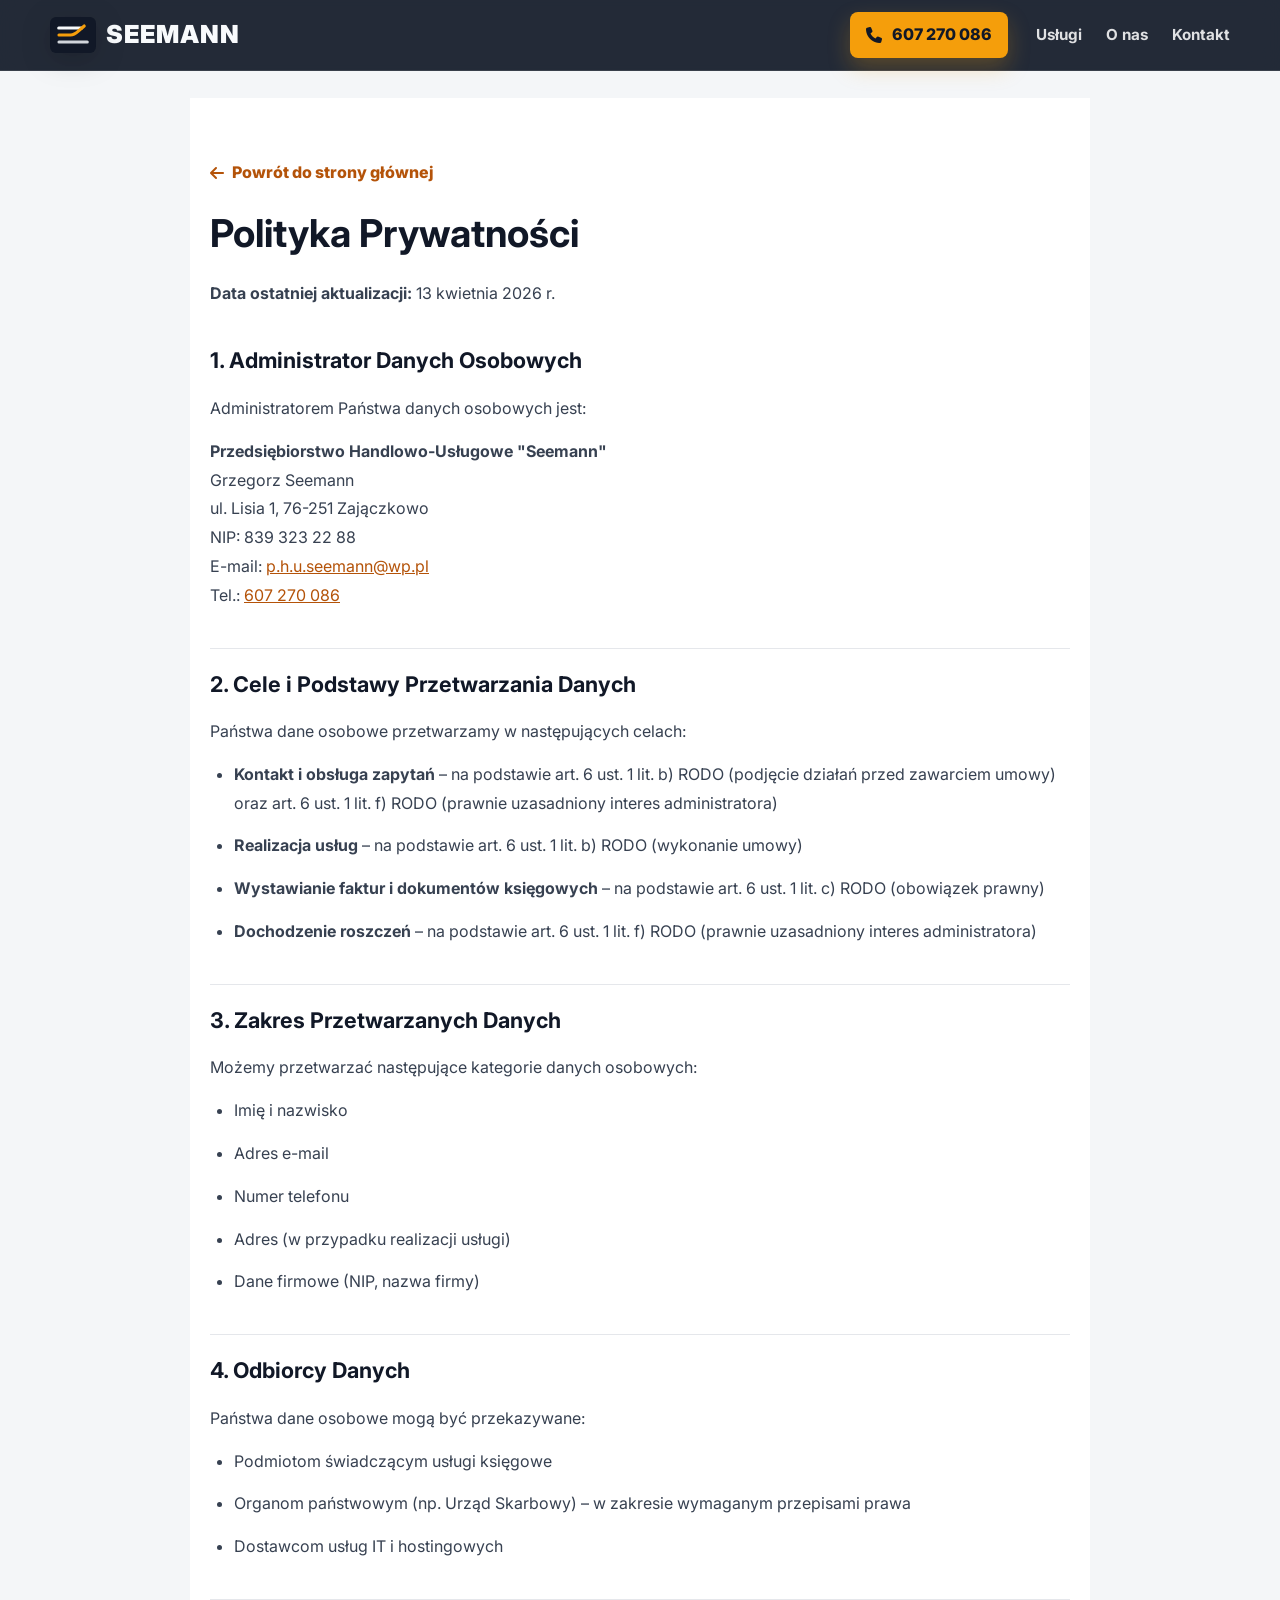
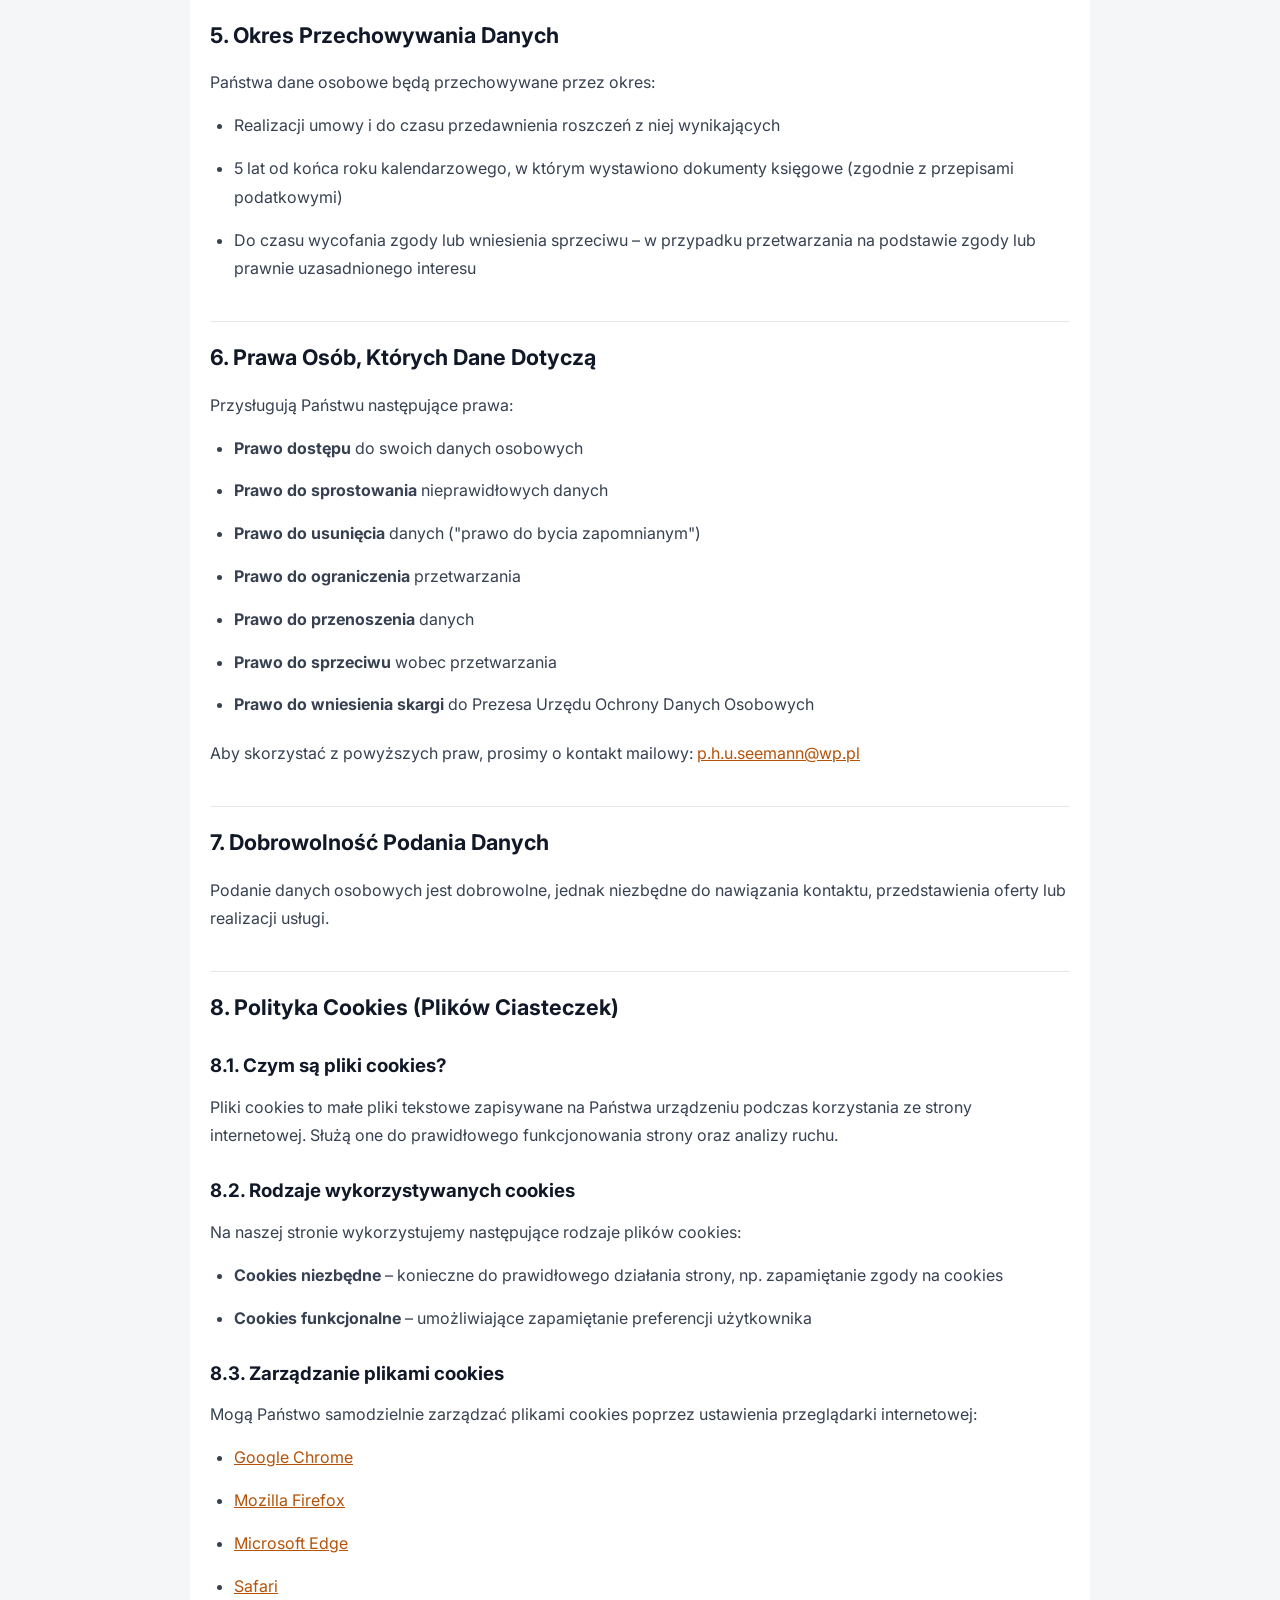
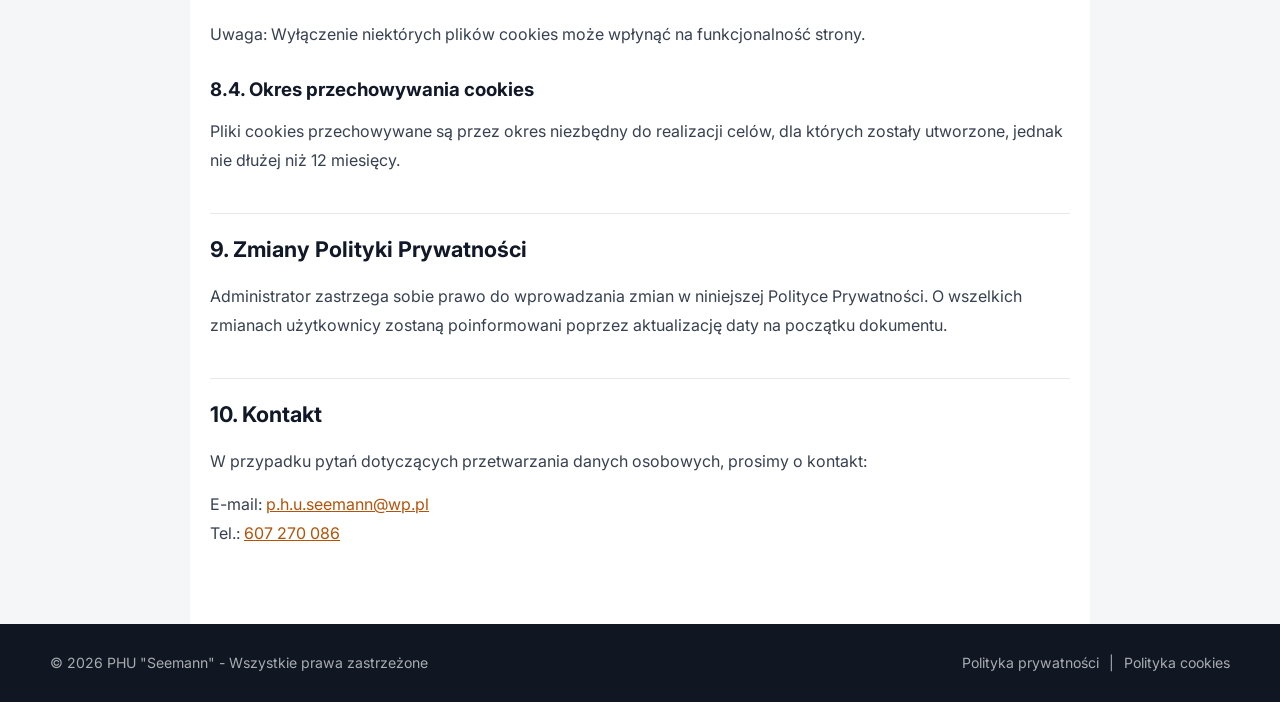
<file: polityka-prywatnosci.html>
<!DOCTYPE html>
<html lang="pl">
<head>
    <meta charset="UTF-8">
    <meta name="viewport" content="width=device-width, initial-scale=1.0">
    <meta name="description" content="Polityka prywatności PHU Seemann - informacje o przetwarzaniu danych osobowych i plikach cookies.">
    <meta name="robots" content="noindex, follow">
    <link rel="canonical" href="https://tup2s.github.io/seeman/polityka-prywatnosci.html">
    <title>Polityka Prywatności - PHU Seemann</title>
    
    <!-- Favicon -->
    <link rel="icon" type="image/svg+xml" href="logo-seemann-znak-wykop.svg">
    <link rel="alternate icon" href="logo.png">
    <link rel="apple-touch-icon" href="logo.png">
    
    <link rel="stylesheet" href="style.css">
    <link rel="preconnect" href="https://fonts.googleapis.com">
    <link href="https://fonts.googleapis.com/css2?family=Inter:wght@400;500;600;700;800&display=swap" rel="stylesheet">
    <link rel="stylesheet" href="https://cdnjs.cloudflare.com/ajax/libs/font-awesome/6.5.1/css/all.min.css">
</head>
<body class="policy-page">
    <!-- Nagłówek -->
    <header class="header">
        <div class="container">
            <div class="header-content">
                <div class="logo">
                    <a href="index.html" class="logo-link">
                        <img src="logo-seemann-znak-wykop.svg" alt="" class="logo-mark" aria-hidden="true">
                        <span class="logo-word">SEEMANN</span>
                    </a>
                </div>
                <div class="header-right">
                    <a href="tel:+48607270086" class="header-phone">
                        <i class="fas fa-phone"></i>
                        <span>607 270 086</span>
                    </a>
                    <nav class="nav" aria-label="Nawigacja główna">
                        <a href="index.html#uslugi">Usługi</a>
                        <a href="index.html#o-nas">O nas</a>
                        <a href="index.html#kontakt">Kontakt</a>
                    </nav>
                </div>
            </div>
        </div>
    </header>

    <!-- Treść polityki prywatności -->
    <main class="policy-content">
        <a href="index.html" class="back-link"><i class="fas fa-arrow-left"></i> Powrót do strony głównej</a>
        
        <h1>Polityka Prywatności</h1>
        <p><strong>Data ostatniej aktualizacji:</strong> 13 kwietnia 2026 r.</p>
        
        <h2>1. Administrator Danych Osobowych</h2>
        <p>Administratorem Państwa danych osobowych jest:</p>
        <p>
            <strong>Przedsiębiorstwo Handlowo-Usługowe "Seemann"</strong><br>
            Grzegorz Seemann<br>
            ul. Lisia 1, 76-251 Zajączkowo<br>
            NIP: 839 323 22 88<br>
            E-mail: <a href="mailto:p.h.u.seemann@wp.pl">p.h.u.seemann@wp.pl</a><br>
            Tel.: <a href="tel:+48607270086">607 270 086</a>
        </p>

        <h2>2. Cele i Podstawy Przetwarzania Danych</h2>
        <p>Państwa dane osobowe przetwarzamy w następujących celach:</p>
        <ul>
            <li><strong>Kontakt i obsługa zapytań</strong> – na podstawie art. 6 ust. 1 lit. b) RODO (podjęcie działań przed zawarciem umowy) oraz art. 6 ust. 1 lit. f) RODO (prawnie uzasadniony interes administratora)</li>
            <li><strong>Realizacja usług</strong> – na podstawie art. 6 ust. 1 lit. b) RODO (wykonanie umowy)</li>
            <li><strong>Wystawianie faktur i dokumentów księgowych</strong> – na podstawie art. 6 ust. 1 lit. c) RODO (obowiązek prawny)</li>
            <li><strong>Dochodzenie roszczeń</strong> – na podstawie art. 6 ust. 1 lit. f) RODO (prawnie uzasadniony interes administratora)</li>
        </ul>

        <h2>3. Zakres Przetwarzanych Danych</h2>
        <p>Możemy przetwarzać następujące kategorie danych osobowych:</p>
        <ul>
            <li>Imię i nazwisko</li>
            <li>Adres e-mail</li>
            <li>Numer telefonu</li>
            <li>Adres (w przypadku realizacji usługi)</li>
            <li>Dane firmowe (NIP, nazwa firmy)</li>
        </ul>

        <h2>4. Odbiorcy Danych</h2>
        <p>Państwa dane osobowe mogą być przekazywane:</p>
        <ul>
            <li>Podmiotom świadczącym usługi księgowe</li>
            <li>Organom państwowym (np. Urząd Skarbowy) – w zakresie wymaganym przepisami prawa</li>
            <li>Dostawcom usług IT i hostingowych</li>
        </ul>

        <h2>5. Okres Przechowywania Danych</h2>
        <p>Państwa dane osobowe będą przechowywane przez okres:</p>
        <ul>
            <li>Realizacji umowy i do czasu przedawnienia roszczeń z niej wynikających</li>
            <li>5 lat od końca roku kalendarzowego, w którym wystawiono dokumenty księgowe (zgodnie z przepisami podatkowymi)</li>
            <li>Do czasu wycofania zgody lub wniesienia sprzeciwu – w przypadku przetwarzania na podstawie zgody lub prawnie uzasadnionego interesu</li>
        </ul>

        <h2>6. Prawa Osób, Których Dane Dotyczą</h2>
        <p>Przysługują Państwu następujące prawa:</p>
        <ul>
            <li><strong>Prawo dostępu</strong> do swoich danych osobowych</li>
            <li><strong>Prawo do sprostowania</strong> nieprawidłowych danych</li>
            <li><strong>Prawo do usunięcia</strong> danych ("prawo do bycia zapomnianym")</li>
            <li><strong>Prawo do ograniczenia</strong> przetwarzania</li>
            <li><strong>Prawo do przenoszenia</strong> danych</li>
            <li><strong>Prawo do sprzeciwu</strong> wobec przetwarzania</li>
            <li><strong>Prawo do wniesienia skargi</strong> do Prezesa Urzędu Ochrony Danych Osobowych</li>
        </ul>
        <p>Aby skorzystać z powyższych praw, prosimy o kontakt mailowy: <a href="mailto:p.h.u.seemann@wp.pl">p.h.u.seemann@wp.pl</a></p>

        <h2>7. Dobrowolność Podania Danych</h2>
        <p>Podanie danych osobowych jest dobrowolne, jednak niezbędne do nawiązania kontaktu, przedstawienia oferty lub realizacji usługi.</p>

        <h2 id="cookies">8. Polityka Cookies (Plików Ciasteczek)</h2>
        
        <h3>8.1. Czym są pliki cookies?</h3>
        <p>Pliki cookies to małe pliki tekstowe zapisywane na Państwa urządzeniu podczas korzystania ze strony internetowej. Służą one do prawidłowego funkcjonowania strony oraz analizy ruchu.</p>

        <h3>8.2. Rodzaje wykorzystywanych cookies</h3>
        <p>Na naszej stronie wykorzystujemy następujące rodzaje plików cookies:</p>
        <ul>
            <li><strong>Cookies niezbędne</strong> – konieczne do prawidłowego działania strony, np. zapamiętanie zgody na cookies</li>
            <li><strong>Cookies funkcjonalne</strong> – umożliwiające zapamiętanie preferencji użytkownika</li>
        </ul>

        <h3>8.3. Zarządzanie plikami cookies</h3>
        <p>Mogą Państwo samodzielnie zarządzać plikami cookies poprzez ustawienia przeglądarki internetowej:</p>
        <ul>
            <li><a href="https://support.google.com/chrome/answer/95647?hl=pl" target="_blank" rel="noopener">Google Chrome</a></li>
            <li><a href="https://support.mozilla.org/pl/kb/wzmocniona-ochrona-przed-sledzeniem-firefox-desktop" target="_blank" rel="noopener">Mozilla Firefox</a></li>
            <li><a href="https://support.microsoft.com/pl-pl/microsoft-edge/usuwanie-plik%C3%B3w-cookie-w-przegl%C4%85darce-microsoft-edge-63947406-40ac-c3b8-57b9-2a946a29ae09" target="_blank" rel="noopener">Microsoft Edge</a></li>
            <li><a href="https://support.apple.com/pl-pl/guide/safari/sfri11471/mac" target="_blank" rel="noopener">Safari</a></li>
        </ul>
        <p>Uwaga: Wyłączenie niektórych plików cookies może wpłynąć na funkcjonalność strony.</p>

        <h3>8.4. Okres przechowywania cookies</h3>
        <p>Pliki cookies przechowywane są przez okres niezbędny do realizacji celów, dla których zostały utworzone, jednak nie dłużej niż 12 miesięcy.</p>

        <h2>9. Zmiany Polityki Prywatności</h2>
        <p>Administrator zastrzega sobie prawo do wprowadzania zmian w niniejszej Polityce Prywatności. O wszelkich zmianach użytkownicy zostaną poinformowani poprzez aktualizację daty na początku dokumentu.</p>

        <h2>10. Kontakt</h2>
        <p>W przypadku pytań dotyczących przetwarzania danych osobowych, prosimy o kontakt:</p>
        <p>
            E-mail: <a href="mailto:p.h.u.seemann@wp.pl">p.h.u.seemann@wp.pl</a><br>
            Tel.: <a href="tel:+48607270086">607 270 086</a>
        </p>
    </main>

    <!-- Footer -->
    <footer class="footer">
        <div class="container">
            <div class="footer-content">
                <div class="footer-info">
                    <p>&copy; 2026 PHU "Seemann" - Wszystkie prawa zastrzeżone</p>
                </div>
                <div class="footer-links">
                    <a href="polityka-prywatnosci.html">Polityka prywatności</a>
                    <span class="footer-divider">|</span>
                    <a href="polityka-prywatnosci.html#cookies">Polityka cookies</a>
                </div>
            </div>
        </div>
    </footer>
</body>
</html>
</file>
<file: style.css>
/* ===== ZMIENNE ===== */
:root {
    --primary: #f59e0b;
    --primary-dark: #b45309;
    --ink: #111827;
    --ink-soft: #374151;
    --muted: #6b7280;
    --line: #e5e7eb;
    --paper: #ffffff;
    --surface: #f4f6f8;
    --steel: #263241;
    --steel-dark: #151d27;
    --green: #2f6f5e;
    --shadow: 0 18px 45px rgba(17, 24, 39, 0.12);
    --radius: 8px;
}

/* ===== RESET I PODSTAWY ===== */
* {
    margin: 0;
    padding: 0;
    box-sizing: border-box;
}

html {
    scroll-behavior: smooth;
}

body {
    font-family: 'Inter', Arial, sans-serif;
    color: var(--ink);
    line-height: 1.6;
    background: var(--surface);
    text-rendering: optimizeLegibility;
}

img {
    max-width: 100%;
    display: block;
}

.container {
    width: min(1180px, calc(100% - 40px));
    margin: 0 auto;
}

/* ===== NAGŁÓWEK ===== */
.header {
    background: rgba(17, 24, 39, 0.92);
    backdrop-filter: blur(14px);
    padding: 12px 0;
    position: fixed;
    width: 100%;
    top: 0;
    z-index: 1000;
    border-bottom: 1px solid rgba(255, 255, 255, 0.1);
}

.header .container {
    width: min(1180px, calc(100% - 40px));
    height: auto;
}

.header-content {
    display: flex;
    justify-content: space-between;
    align-items: center;
    gap: 28px;
}

.logo-link {
    display: flex;
    align-items: center;
    gap: 10px;
    text-decoration: none;
}

.logo-mark {
    width: 46px;
    height: 36px;
    object-fit: contain;
    filter: drop-shadow(0 6px 14px rgba(0, 0, 0, 0.18));
}

.logo-word {
    color: #f8fafc;
    font-size: 1.55rem;
    line-height: 1;
    font-weight: 900;
    letter-spacing: 0.04em;
}

.header-right {
    display: flex;
    align-items: center;
    gap: 28px;
}

.header-phone,
.btn {
    min-height: 44px;
}

.header-phone {
    display: inline-flex;
    align-items: center;
    gap: 10px;
    background: var(--primary);
    color: #111827;
    padding: 10px 16px;
    border-radius: var(--radius);
    text-decoration: none;
    font-weight: 800;
    letter-spacing: 0;
    box-shadow: 0 10px 22px rgba(245, 158, 11, 0.25);
    transition: transform 0.2s ease, background 0.2s ease;
}

.header-phone:hover {
    background: #fbbf24;
    transform: translateY(-1px);
}

.nav {
    display: flex;
    gap: 24px;
}

.nav a {
    color: rgba(255, 255, 255, 0.86);
    text-decoration: none;
    font-weight: 700;
    font-size: 0.95rem;
    transition: color 0.2s ease;
}

.nav a:hover {
    color: var(--primary);
}

.mobile-action-bar {
    display: none;
}

/* ===== HERO ===== */
.hero {
    min-height: 92vh;
    padding: 140px 0 46px;
    display: flex;
    align-items: flex-end;
    position: relative;
    overflow: hidden;
    background:
        linear-gradient(90deg, rgba(10, 15, 23, 0.92) 0%, rgba(10, 15, 23, 0.72) 46%, rgba(10, 15, 23, 0.34) 100%),
        url('assets/hero-wheeled-excavator-texture.png') center/cover no-repeat;
}

.hero-overlay {
    position: absolute;
    inset: 0;
    background:
        linear-gradient(180deg, rgba(17, 24, 39, 0.02) 0%, rgba(17, 24, 39, 0.64) 100%),
        radial-gradient(circle at 22% 24%, rgba(245, 158, 11, 0.12), transparent 32%);
}

.hero .container {
    position: relative;
    z-index: 1;
}

.hero-content {
    display: grid;
    grid-template-columns: minmax(0, 1fr) 360px;
    gap: 46px;
    align-items: end;
}

.hero-copy {
    max-width: 760px;
}

.eyebrow,
.section-kicker {
    display: inline-flex;
    align-items: center;
    gap: 8px;
    color: var(--primary);
    font-weight: 800;
    text-transform: uppercase;
    font-size: 0.78rem;
    letter-spacing: 0.08em;
    margin-bottom: 14px;
}

.hero h1 {
    color: #ffffff;
    font-size: clamp(2.4rem, 6vw, 5.45rem);
    line-height: 0.98;
    max-width: 840px;
    font-weight: 800;
    letter-spacing: 0;
    margin-bottom: 24px;
}

.hero p {
    max-width: 650px;
    color: rgba(255, 255, 255, 0.84);
    font-size: clamp(1rem, 2vw, 1.24rem);
    margin-bottom: 30px;
}

.hero-buttons {
    display: flex;
    flex-wrap: wrap;
    gap: 12px;
}

.btn {
    display: inline-flex;
    align-items: center;
    justify-content: center;
    gap: 10px;
    padding: 13px 22px;
    border-radius: var(--radius);
    font-size: 0.98rem;
    font-weight: 800;
    text-decoration: none;
    border: 1px solid transparent;
    transition: transform 0.2s ease, background 0.2s ease, color 0.2s ease, border-color 0.2s ease;
}

.btn:hover {
    transform: translateY(-1px);
}

.btn-primary {
    background: var(--primary);
    color: #111827;
    box-shadow: 0 16px 32px rgba(245, 158, 11, 0.25);
}

.btn-primary:hover {
    background: #fbbf24;
}

.btn-secondary {
    background: rgba(255, 255, 255, 0.1);
    border-color: rgba(255, 255, 255, 0.42);
    color: #ffffff;
    backdrop-filter: blur(10px);
}

.btn-secondary:hover {
    background: #ffffff;
    color: var(--steel-dark);
}

.hero-panel {
    background: rgba(255, 255, 255, 0.94);
    border: 1px solid rgba(255, 255, 255, 0.42);
    border-radius: var(--radius);
    padding: 24px;
    box-shadow: var(--shadow);
}

.hero-panel-logo {
    width: min(100%, 390px);
    height: auto;
    margin: -8px auto 12px;
}

.hero-contact {
    display: grid;
    gap: 10px;
}

.hero-contact-item {
    display: grid;
    grid-template-columns: 22px minmax(0, 1fr);
    align-items: center;
    gap: 12px;
    color: var(--ink);
    text-decoration: none;
    font-weight: 700;
    overflow-wrap: anywhere;
}

.hero-contact-item i {
    color: var(--primary-dark);
}

.hero-panel-note {
    display: grid;
    gap: 2px;
    margin-top: 18px;
    padding-top: 16px;
    border-top: 1px solid var(--line);
    color: var(--muted);
    font-size: 0.92rem;
}

.hero-panel-note strong {
    color: var(--ink);
}

.hero-metrics {
    display: grid;
    grid-template-columns: repeat(3, 1fr);
    margin-top: 44px;
    background: rgba(17, 24, 39, 0.7);
    border: 1px solid rgba(255, 255, 255, 0.16);
    border-radius: var(--radius);
    backdrop-filter: blur(14px);
    overflow: hidden;
}

.hero-metrics div {
    padding: 20px 24px;
    border-right: 1px solid rgba(255, 255, 255, 0.14);
}

.hero-metrics div:last-child {
    border-right: 0;
}

.hero-metrics strong {
    display: block;
    color: #ffffff;
    font-size: 1.1rem;
    margin-bottom: 2px;
}

.hero-metrics span {
    color: rgba(255, 255, 255, 0.72);
    font-size: 0.9rem;
}

/* ===== SEKCJE ===== */
.section-kicker {
    justify-content: center;
    width: 100%;
    color: var(--primary-dark);
}

.section-kicker.light {
    justify-content: flex-start;
    color: var(--primary);
}

.section-title {
    font-size: clamp(2rem, 4vw, 3.2rem);
    color: var(--ink);
    text-align: center;
    max-width: 820px;
    margin: 0 auto 14px;
    line-height: 1.08;
    font-weight: 800;
    letter-spacing: 0;
}

.section-subtitle {
    text-align: center;
    color: var(--muted);
    font-size: 1.05rem;
    max-width: 720px;
    margin: 0 auto 54px;
}

/* ===== USŁUGI ===== */
.services {
    padding: 96px 0;
    background: var(--paper);
}

.service-category {
    margin-bottom: 64px;
}

.service-category:last-child {
    margin-bottom: 0;
}

.category-title {
    display: inline-flex;
    align-items: center;
    gap: 12px;
    color: var(--steel-dark);
    font-size: 1.35rem;
    margin-bottom: 22px;
    padding: 10px 0;
    font-weight: 800;
}

.category-title i {
    display: inline-grid;
    place-items: center;
    width: 38px;
    height: 38px;
    border-radius: var(--radius);
    background: #fff3d8;
    color: var(--primary-dark);
}

.services-grid {
    display: grid;
    grid-template-columns: repeat(3, minmax(0, 1fr));
    gap: 22px;
}

.service-card {
    background: var(--paper);
    border: 1px solid var(--line);
    border-radius: var(--radius);
    overflow: hidden;
    box-shadow: 0 8px 24px rgba(17, 24, 39, 0.06);
    transition: transform 0.2s ease, box-shadow 0.2s ease, border-color 0.2s ease;
}

.service-card:hover {
    transform: translateY(-4px);
    border-color: rgba(245, 158, 11, 0.55);
    box-shadow: var(--shadow);
}

.service-image {
    width: 100%;
    aspect-ratio: 16 / 10;
    overflow: hidden;
    background: #d1d5db;
}

.service-image img {
    width: 100%;
    height: 100%;
    object-fit: cover;
    transition: transform 0.4s ease;
}

.service-card:hover .service-image img {
    transform: scale(1.045);
}

.service-card-content {
    padding: 22px;
}

.service-card-content span {
    display: block;
    color: var(--primary-dark);
    font-size: 0.78rem;
    font-weight: 800;
    text-transform: uppercase;
    letter-spacing: 0.06em;
    margin-bottom: 8px;
}

.service-card h3 {
    font-size: 1.18rem;
    color: var(--ink);
    margin-bottom: 10px;
    line-height: 1.24;
}

.service-card p {
    color: var(--muted);
    font-size: 0.94rem;
}

/* ===== O NAS ===== */
.about {
    padding: 96px 0;
    background:
        linear-gradient(135deg, rgba(21, 29, 39, 0.97), rgba(38, 50, 65, 0.95)),
        url('https://images.unsplash.com/photo-1710619599062-b11f17f6aa54?auto=format&fit=crop&q=80&w=1800') center/cover no-repeat;
}

.about-content {
    display: grid;
    grid-template-columns: minmax(0, 1fr) 330px;
    gap: 54px;
    align-items: center;
}

.about-text h2 {
    color: #ffffff;
    font-size: clamp(2rem, 4vw, 3.1rem);
    line-height: 1.08;
    margin-bottom: 24px;
    font-weight: 800;
}

.about-text p {
    color: rgba(255, 255, 255, 0.8);
    font-size: 1.02rem;
    max-width: 760px;
    margin-bottom: 16px;
}

.about-features {
    display: grid;
    grid-template-columns: repeat(2, minmax(0, 1fr));
    gap: 14px;
    margin-top: 30px;
}

.feature {
    display: flex;
    align-items: center;
    gap: 10px;
    color: #ffffff;
    font-weight: 700;
}

.feature-icon {
    color: var(--primary);
}

.about-card {
    background: #ffffff;
    border-radius: var(--radius);
    padding: 28px;
    box-shadow: var(--shadow);
}

.about-card h3 {
    font-size: 1.35rem;
    line-height: 1.25;
    margin-bottom: 12px;
}

.about-card p {
    color: var(--muted);
    margin-bottom: 20px;
}

/* ===== KONTAKT ===== */
.contact {
    padding: 96px 0;
    background: linear-gradient(180deg, #ffffff 0%, #f4f6f8 100%);
}

.contact-grid {
    display: grid;
    grid-template-columns: repeat(3, minmax(0, 1fr));
    gap: 22px;
    margin-bottom: 28px;
}

.contact-card {
    background: var(--paper);
    padding: 30px;
    border-radius: var(--radius);
    border: 1px solid var(--line);
    border-top: 4px solid var(--primary);
    box-shadow: 0 8px 24px rgba(17, 24, 39, 0.06);
}

.contact-icon {
    display: grid;
    place-items: center;
    width: 46px;
    height: 46px;
    border-radius: var(--radius);
    margin-bottom: 18px;
    background: #fff3d8;
    color: var(--primary-dark);
    font-size: 1.25rem;
}

.contact-card h3 {
    font-size: 1.12rem;
    color: var(--ink);
    margin-bottom: 8px;
}

.contact-link {
    color: var(--ink);
    text-decoration: none;
    font-weight: 800;
    display: block;
    margin-bottom: 8px;
    overflow-wrap: anywhere;
}

.contact-link:hover {
    color: var(--primary-dark);
}

.contact-card p {
    color: var(--muted);
    font-size: 0.94rem;
}

.contact-address {
    color: var(--ink-soft) !important;
    line-height: 1.7;
}

.company-info {
    padding: 26px 30px;
    background: var(--steel-dark);
    border-radius: var(--radius);
    color: rgba(255, 255, 255, 0.76);
}

.company-info strong {
    color: #ffffff;
}

/* ===== FOOTER ===== */
.footer {
    background: #101722;
    padding: 28px 0;
}

.footer-content {
    display: flex;
    justify-content: space-between;
    align-items: center;
    flex-wrap: wrap;
    gap: 14px;
}

.footer-info p,
.footer-links a,
.footer-divider {
    color: rgba(255, 255, 255, 0.64);
    font-size: 0.88rem;
}

.footer-links {
    display: flex;
    align-items: center;
    gap: 10px;
}

.footer-links a {
    text-decoration: none;
}

.footer-links a:hover {
    color: var(--primary);
}

/* ===== COOKIE BANNER ===== */
.cookie-banner {
    display: none;
    position: fixed;
    left: 20px;
    right: 20px;
    bottom: 20px;
    z-index: 9999;
}

.cookie-content {
    max-width: 1120px;
    margin: 0 auto;
    display: flex;
    align-items: center;
    justify-content: space-between;
    gap: 20px;
    background: rgba(17, 24, 39, 0.96);
    border: 1px solid rgba(255, 255, 255, 0.12);
    border-radius: var(--radius);
    padding: 18px;
    box-shadow: var(--shadow);
}

.cookie-text {
    display: flex;
    align-items: center;
    gap: 14px;
    flex: 1;
}

.cookie-text i {
    color: var(--primary);
    font-size: 1.35rem;
}

.cookie-text p {
    color: rgba(255, 255, 255, 0.78);
    font-size: 0.88rem;
}

.cookie-text a {
    color: var(--primary);
}

.cookie-buttons {
    display: flex;
    gap: 10px;
}

.cookie-btn {
    min-height: 42px;
    padding: 10px 16px;
    border-radius: var(--radius);
    cursor: pointer;
    font-weight: 800;
    border: 1px solid transparent;
}

.cookie-accept {
    background: var(--primary);
    color: var(--ink);
}

.cookie-reject {
    background: transparent;
    border-color: rgba(255, 255, 255, 0.32);
    color: #ffffff;
}

/* ===== POLITYKA PRYWATNOŚCI ===== */
.policy-page {
    padding-top: 98px;
}

.policy-content {
    max-width: 900px;
    margin: 0 auto;
    padding: 62px 20px;
    background: #ffffff;
}

.policy-content h1 {
    font-size: 2.4rem;
    color: var(--ink);
    margin-bottom: 24px;
    line-height: 1.12;
}

.policy-content h2 {
    font-size: 1.35rem;
    color: var(--ink);
    margin: 38px 0 16px;
    padding-top: 18px;
    border-top: 1px solid var(--line);
}

.policy-content h2:first-of-type {
    border-top: none;
    margin-top: 18px;
}

.policy-content h3 {
    margin: 26px 0 12px;
}

.policy-content p,
.policy-content li {
    color: var(--ink-soft);
    line-height: 1.8;
    margin-bottom: 14px;
}

.policy-content ul {
    padding-left: 24px;
    margin-bottom: 20px;
}

.policy-content a,
.back-link {
    color: var(--primary-dark);
}

.back-link {
    display: inline-flex;
    align-items: center;
    gap: 8px;
    text-decoration: none;
    font-weight: 800;
    margin-bottom: 26px;
}

/* ===== RESPONSYWNOŚĆ ===== */
@media (max-width: 980px) {
    body {
        padding-bottom: 78px;
    }

    .policy-page {
        padding-top: 82px;
    }

    .header {
        top: 0;
        left: 0;
        right: 0;
        width: 100%;
        padding: 10px 0;
        border-right: 0;
        border-bottom: 1px solid rgba(255, 255, 255, 0.1);
    }

    .header .container {
        width: min(100% - 28px, 1180px);
    }

    .header-content {
        flex-direction: row;
        align-items: center;
        justify-content: space-between;
        gap: 16px;
    }

    .header-right {
        flex-direction: row;
        align-items: center;
        gap: 12px;
    }

    .logo-mark {
        width: 42px;
        height: 34px;
    }

    .logo-word {
        font-size: 1.38rem;
    }

    .nav {
        flex-direction: row;
        gap: 8px;
    }

    .nav a {
        min-height: 38px;
        padding: 8px 10px;
    }

    .hero {
        min-height: auto;
        padding-top: 150px;
    }

    .hero-content,
    .about-content {
        grid-template-columns: 1fr;
    }

    .hero-panel {
        max-width: 520px;
    }

    .services-grid,
    .contact-grid {
        grid-template-columns: repeat(2, minmax(0, 1fr));
    }
}

@media (max-width: 720px) {
    .container {
        width: min(100% - 28px, 1180px);
    }

    .header {
        padding: 10px 0;
    }

    .header-content {
        flex-direction: row;
        align-items: center;
        gap: 10px;
    }

    .header-right {
        display: none;
        align-items: center;
        width: 100%;
    }

    .logo-mark {
        width: 40px;
        height: 32px;
    }

    .logo-word {
        font-size: 1.18rem;
    }

    .hero {
        padding: 112px 0 34px;
        background-position: center;
    }

    .hero h1 {
        font-size: clamp(2.25rem, 13vw, 3.6rem);
    }

    .hero-buttons,
    .cookie-buttons {
        flex-direction: column;
        width: 100%;
    }

    .btn,
    .cookie-btn {
        width: 100%;
    }

    .hero-panel {
        padding: 20px;
    }

    .hero-panel-logo {
        width: min(100%, 360px);
        margin-bottom: 12px;
    }

    .hero-metrics {
        grid-template-columns: 1fr;
        margin-top: 24px;
    }

    .hero-metrics div {
        border-right: 0;
        border-bottom: 1px solid rgba(255, 255, 255, 0.14);
    }

    .hero-metrics div:last-child {
        border-bottom: 0;
    }

    .services,
    .about,
    .contact {
        padding: 70px 0;
    }

    .services-grid,
    .contact-grid,
    .about-features {
        grid-template-columns: 1fr;
    }

    .service-card-content {
        padding: 20px;
    }

    .footer-content {
        flex-direction: column;
        text-align: center;
    }

    .cookie-banner {
        left: 12px;
        right: 12px;
        bottom: 86px;
    }

    .cookie-content,
    .cookie-text {
        flex-direction: column;
        text-align: center;
    }

    .mobile-action-bar {
        position: fixed;
        left: 10px;
        right: 10px;
        bottom: 10px;
        z-index: 1100;
        display: grid;
        grid-template-columns: repeat(3, 1fr);
        gap: 8px;
        padding: 8px;
        background: rgba(17, 24, 39, 0.95);
        border: 1px solid rgba(255, 255, 255, 0.14);
        border-radius: 12px;
        box-shadow: 0 18px 45px rgba(17, 24, 39, 0.24);
        backdrop-filter: blur(16px);
    }

    .mobile-action-bar a {
        display: flex;
        min-width: 0;
        min-height: 48px;
        flex-direction: column;
        align-items: center;
        justify-content: center;
        gap: 4px;
        color: #ffffff;
        text-decoration: none;
        border-radius: 8px;
        font-size: 0.75rem;
        font-weight: 800;
    }

    .mobile-action-bar a:first-child {
        background: var(--primary);
        color: var(--ink);
    }

    .mobile-action-bar i {
        font-size: 1rem;
    }
}

@media (max-width: 420px) {
    .hero-contact-item {
        font-size: 0.92rem;
    }

    .contact-card,
    .about-card {
        padding: 22px;
    }
}
</file>
